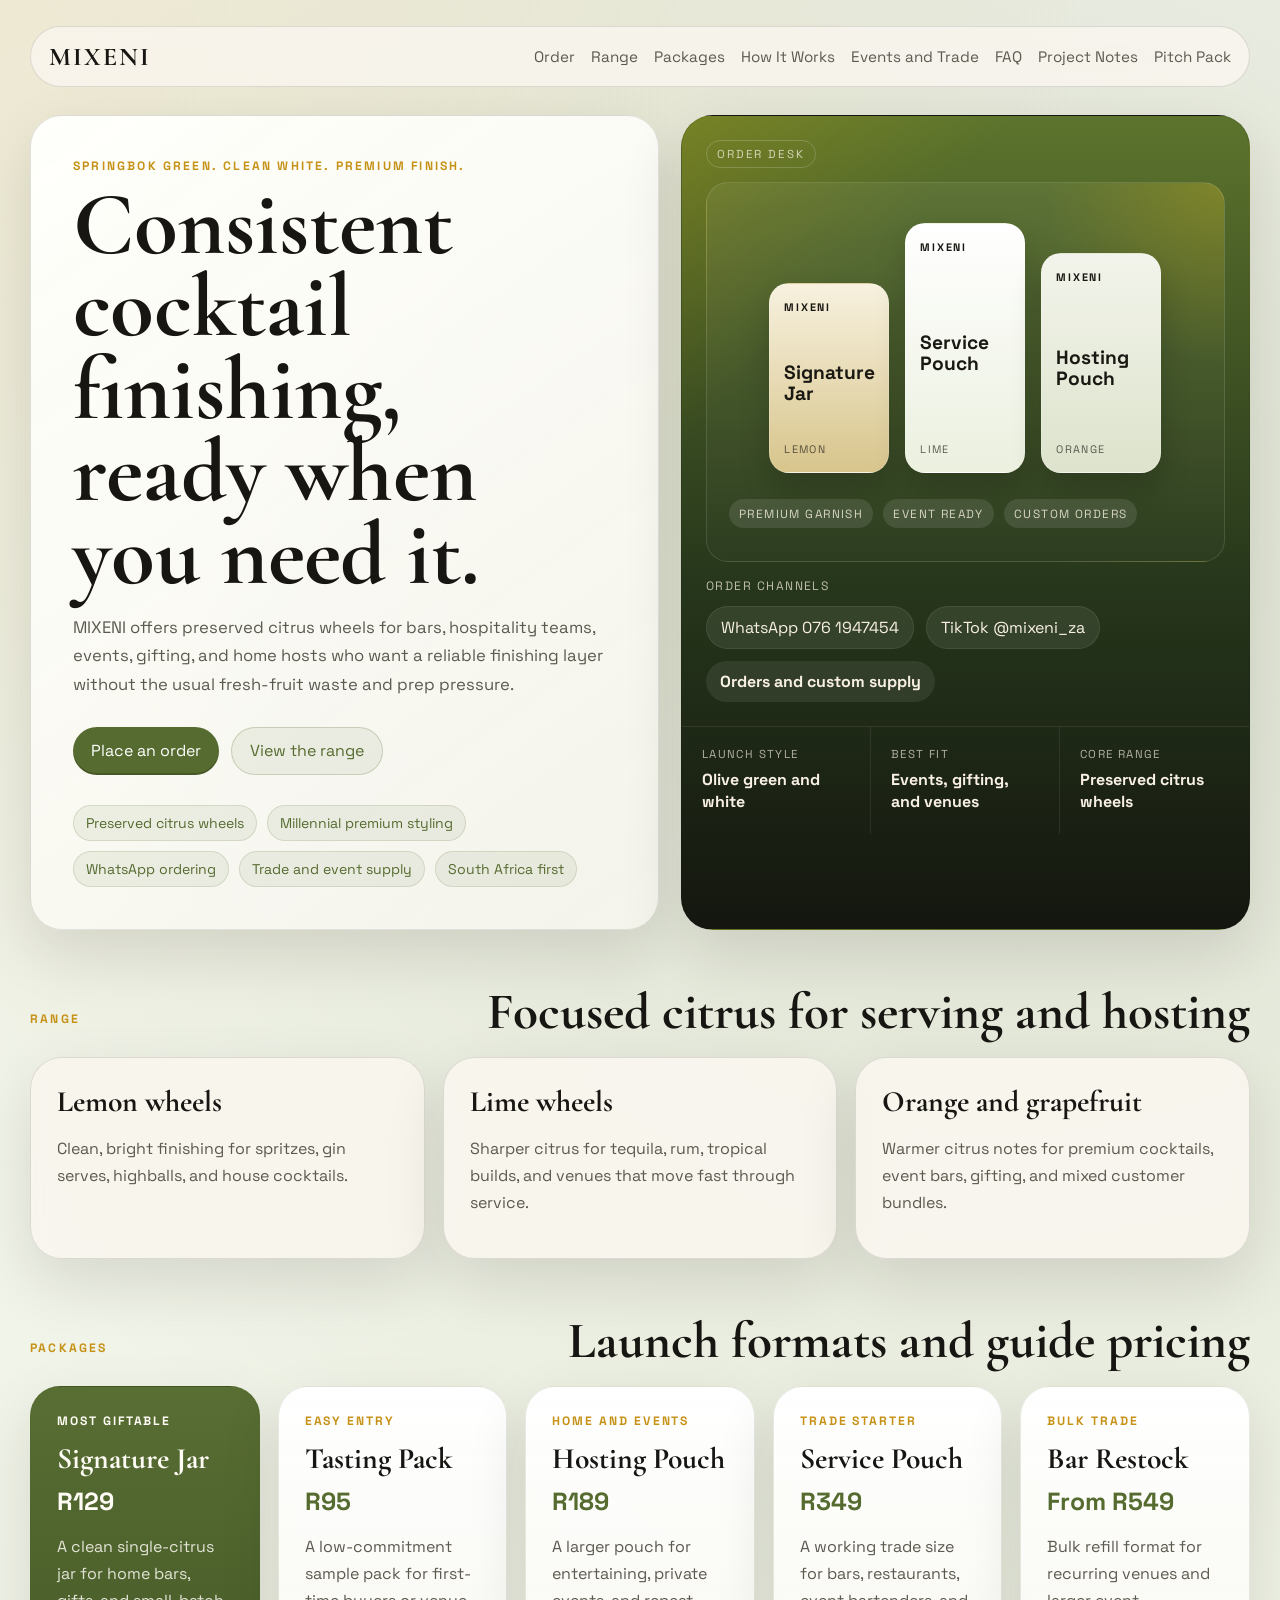
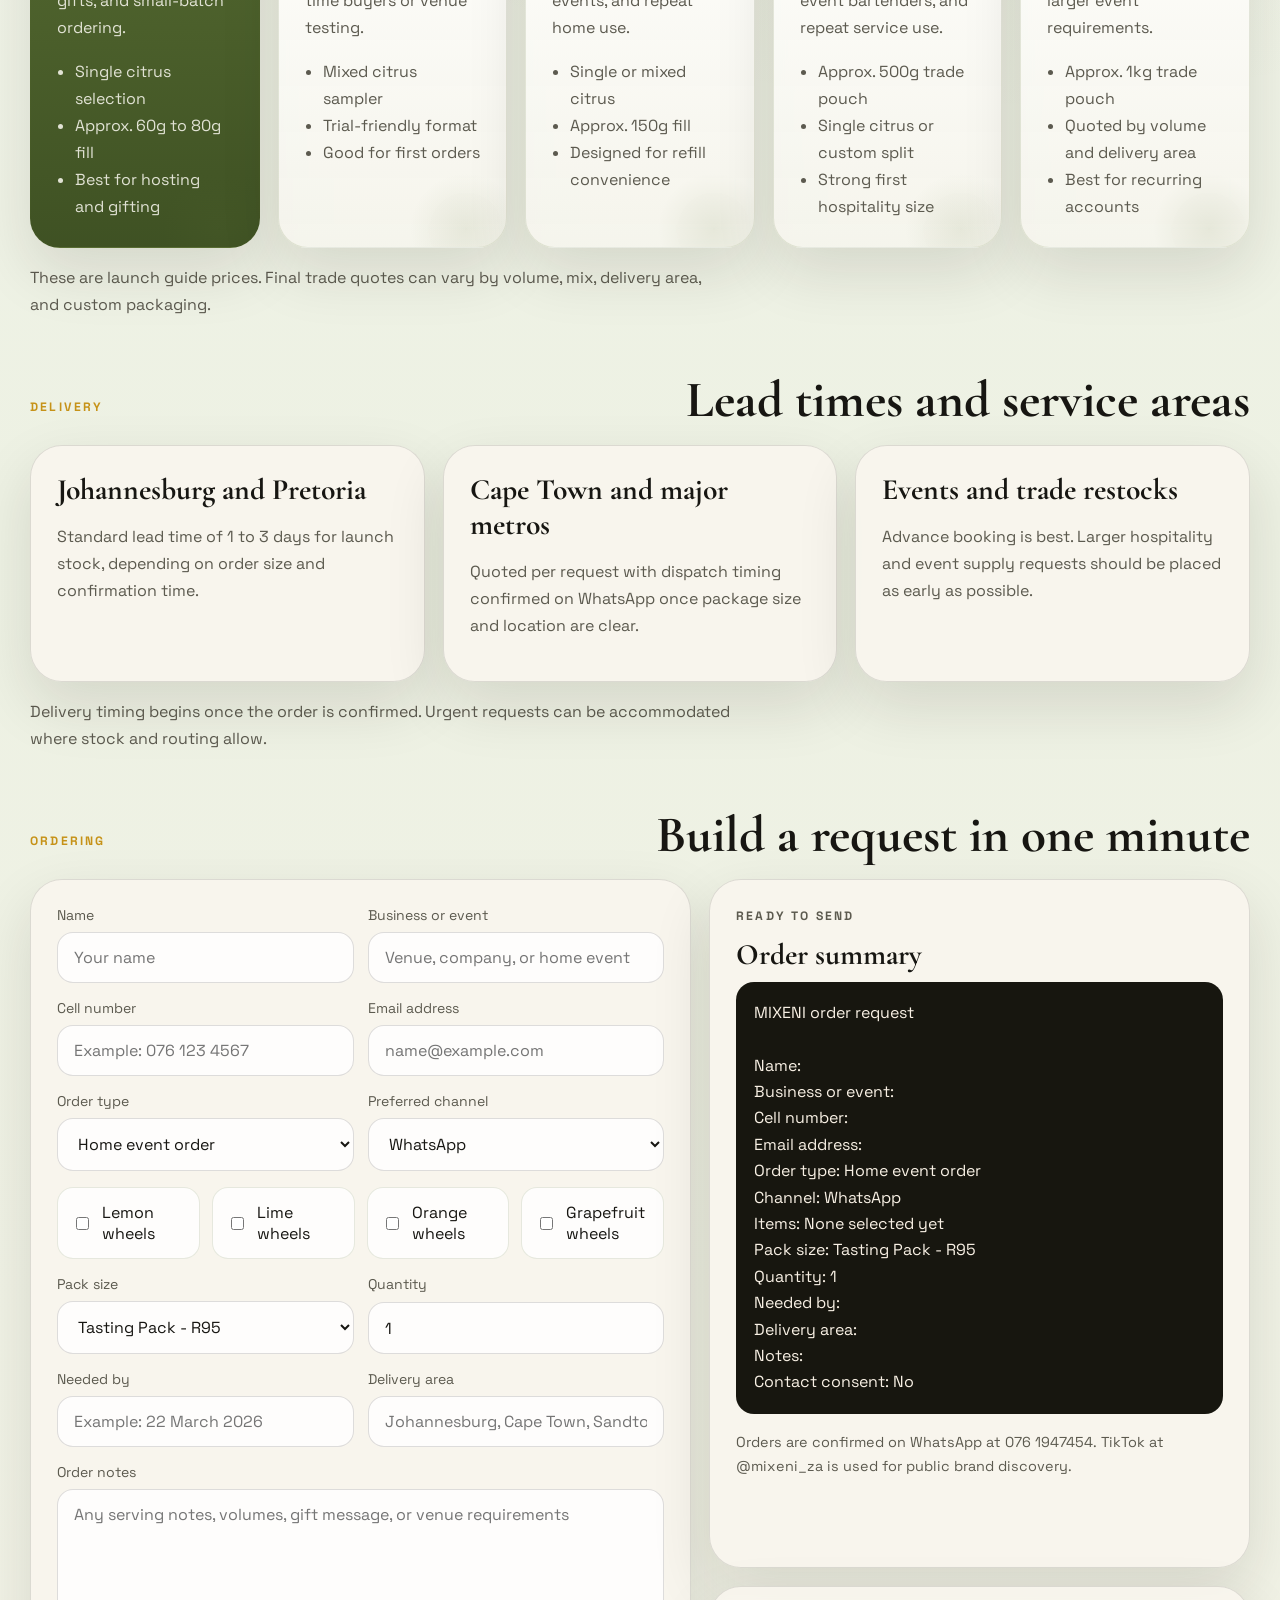
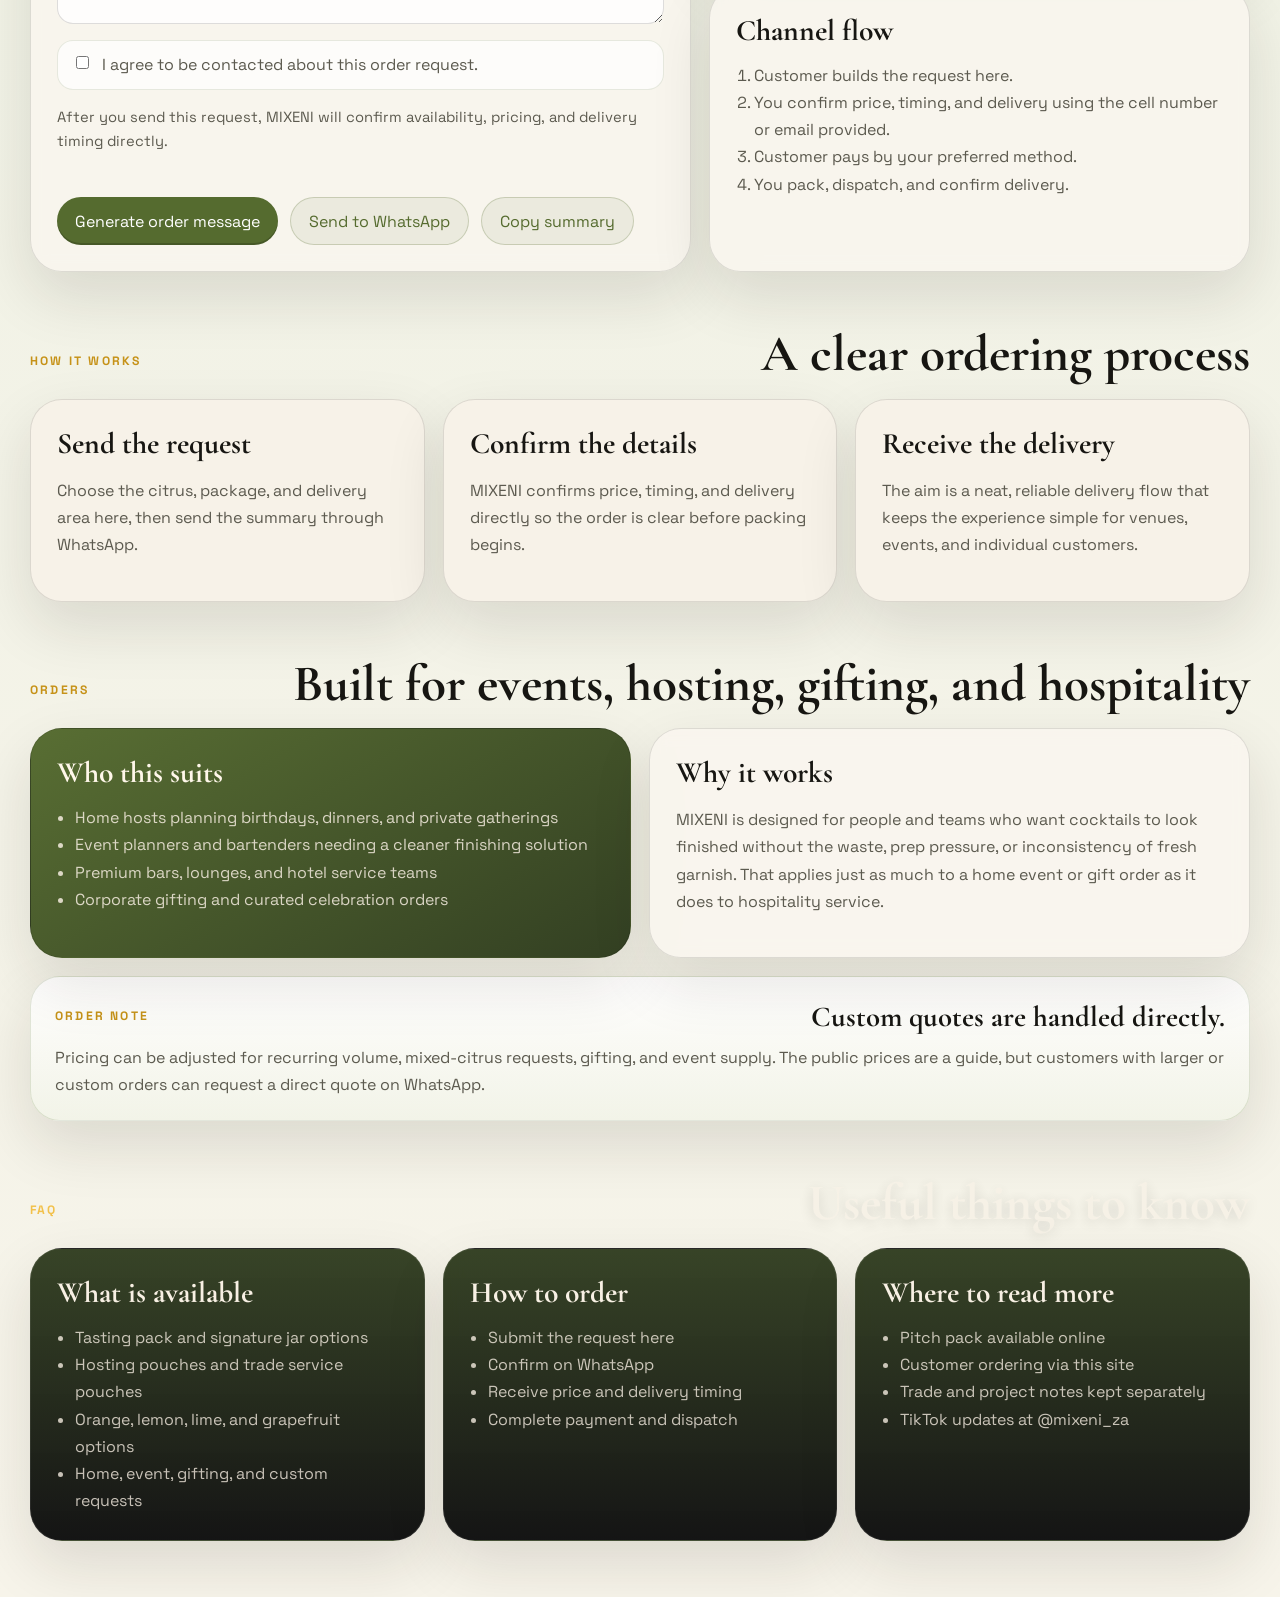
<file: index.html>
<!DOCTYPE html>
<html lang="en">
<head>
  <meta charset="UTF-8">
  <meta name="viewport" content="width=device-width, initial-scale=1.0">
  <title>MIXENI | Preserved Citrus for Cocktails</title>
  <meta
    name="description"
    content="MIXENI preserved citrus finishing for cocktails, bars, events, gifting, and home hosting. Customer-facing ordering and brand overview."
  >
  <link rel="preconnect" href="https://fonts.googleapis.com">
  <link rel="preconnect" href="https://fonts.gstatic.com" crossorigin>
  <link
    href="https://fonts.googleapis.com/css2?family=Cormorant+Garamond:wght@500;600;700&family=Space+Grotesk:wght@400;500;700&display=swap"
    rel="stylesheet"
  >
  <link rel="stylesheet" href="styles.css">
</head>
<body class="public-body">
  <div class="grain"></div>
  <div class="site-shell">
    <header class="public-hero" id="top">
      <nav class="topbar">
        <a class="brand" href="index.html">MIXENI</a>
        <button class="nav-toggle" type="button" aria-expanded="false" aria-controls="nav-links">
          Menu
        </button>
        <div class="nav-links" id="nav-links">
          <a href="#shop">Order</a>
          <a href="#range">Range</a>
          <a href="#packages">Packages</a>
          <a href="#how">How It Works</a>
          <a href="#trade">Events and Trade</a>
          <a href="#faq">FAQ</a>
          <a href="founder-hub.html">Project Notes</a>
          <a href="pitch-pack.html">Pitch Pack</a>
        </div>
      </nav>

      <div class="public-grid">
        <section class="public-copy">
          <p class="eyebrow">Springbok green. Clean white. Premium finish.</p>
          <h1>Consistent cocktail finishing, ready when you need it.</h1>
          <p class="hero-text">
            MIXENI offers preserved citrus wheels for bars, hospitality teams, events, gifting,
            and home hosts who want a reliable finishing layer without the usual fresh-fruit waste and prep pressure.
          </p>
          <div class="hero-actions">
            <a class="button button-primary" href="#shop">Place an order</a>
            <a class="button button-secondary" href="#range">View the range</a>
          </div>
          <div class="ticker">
            <span>Preserved citrus wheels</span>
            <span>Millennial premium styling</span>
            <span>WhatsApp ordering</span>
            <span>Trade and event supply</span>
            <span>South Africa first</span>
          </div>
        </section>

        <aside class="public-card">
          <div class="poster">
            <div class="poster-frame poster-display" aria-label="MIXENI product display illustration">
              <div class="display-shelf">
                <div class="product-tin">
                  <span class="product-mark">MIXENI</span>
                  <strong>Signature Jar</strong>
                  <small>Lemon</small>
                </div>
                <div class="product-pouch tall">
                  <span class="product-mark">MIXENI</span>
                  <strong>Service Pouch</strong>
                  <small>Lime</small>
                </div>
                <div class="product-pouch">
                  <span class="product-mark">MIXENI</span>
                  <strong>Hosting Pouch</strong>
                  <small>Orange</small>
                </div>
              </div>
              <div class="display-notes">
                <span>premium garnish</span>
                <span>event ready</span>
                <span>custom orders</span>
              </div>
            </div>
            <div class="poster-copy">
              <p>Order channels</p>
              <a class="channel-pill" href="https://wa.me/27761947454" target="_blank" rel="noreferrer">WhatsApp 076 1947454</a>
              <a class="channel-pill" href="https://www.tiktok.com/@mixeni_za" target="_blank" rel="noreferrer">TikTok @mixeni_za</a>
              <strong>Orders and custom supply</strong>
            </div>
          </div>
          <div class="status-strip">
            <article>
              <span>Launch style</span>
              <strong>Olive green and white</strong>
            </article>
            <article>
              <span>Best fit</span>
              <strong>Events, gifting, and venues</strong>
            </article>
            <article>
              <span>Core range</span>
              <strong>Preserved citrus wheels</strong>
            </article>
          </div>
        </aside>
      </div>
    </header>

    <main>
      <section class="section" id="range">
        <div class="section-heading">
          <p class="eyebrow">Range</p>
          <h2>Focused citrus for serving and hosting</h2>
        </div>
        <div class="cards three-up">
          <article class="card">
            <h3>Lemon wheels</h3>
            <p>Clean, bright finishing for spritzes, gin serves, highballs, and house cocktails.</p>
          </article>
          <article class="card">
            <h3>Lime wheels</h3>
            <p>Sharper citrus for tequila, rum, tropical builds, and venues that move fast through service.</p>
          </article>
          <article class="card">
            <h3>Orange and grapefruit</h3>
            <p>Warmer citrus notes for premium cocktails, event bars, gifting, and mixed customer bundles.</p>
          </article>
        </div>
      </section>

      <section class="section contrast" id="packages">
        <div class="section-heading">
          <p class="eyebrow">Packages</p>
          <h2>Launch formats and guide pricing</h2>
        </div>
        <div class="package-grid">
          <article class="package-card featured-package">
            <p class="package-tag">Most giftable</p>
            <h3>Signature Jar</h3>
            <p class="package-price">R129</p>
            <p class="package-copy">
              A clean single-citrus jar for home bars, gifts, and small-batch ordering.
            </p>
            <ul>
              <li>Single citrus selection</li>
              <li>Approx. 60g to 80g fill</li>
              <li>Best for hosting and gifting</li>
            </ul>
          </article>
          <article class="package-card">
            <p class="package-tag">Easy entry</p>
            <h3>Tasting Pack</h3>
            <p class="package-price">R95</p>
            <p class="package-copy">
              A low-commitment sample pack for first-time buyers or venue testing.
            </p>
            <ul>
              <li>Mixed citrus sampler</li>
              <li>Trial-friendly format</li>
              <li>Good for first orders</li>
            </ul>
          </article>
          <article class="package-card">
            <p class="package-tag">Home and events</p>
            <h3>Hosting Pouch</h3>
            <p class="package-price">R189</p>
            <p class="package-copy">
              A larger pouch for entertaining, private events, and repeat home use.
            </p>
            <ul>
              <li>Single or mixed citrus</li>
              <li>Approx. 150g fill</li>
              <li>Designed for refill convenience</li>
            </ul>
          </article>
          <article class="package-card">
            <p class="package-tag">Trade starter</p>
            <h3>Service Pouch</h3>
            <p class="package-price">R349</p>
            <p class="package-copy">
              A working trade size for bars, restaurants, event bartenders, and repeat service use.
            </p>
            <ul>
              <li>Approx. 500g trade pouch</li>
              <li>Single citrus or custom split</li>
              <li>Strong first hospitality size</li>
            </ul>
          </article>
          <article class="package-card">
            <p class="package-tag">Bulk trade</p>
            <h3>Bar Restock</h3>
            <p class="package-price">From R549</p>
            <p class="package-copy">
              Bulk refill format for recurring venues and larger event requirements.
            </p>
            <ul>
              <li>Approx. 1kg trade pouch</li>
              <li>Quoted by volume and delivery area</li>
              <li>Best for recurring accounts</li>
            </ul>
          </article>
        </div>
        <p class="pricing-note">
          These are launch guide prices. Final trade quotes can vary by volume, mix, delivery area, and custom packaging.
        </p>
      </section>

      <section class="section" id="delivery">
        <div class="section-heading">
          <p class="eyebrow">Delivery</p>
          <h2>Lead times and service areas</h2>
        </div>
        <div class="cards three-up">
          <article class="card">
            <h3>Johannesburg and Pretoria</h3>
            <p>Standard lead time of 1 to 3 days for launch stock, depending on order size and confirmation time.</p>
          </article>
          <article class="card">
            <h3>Cape Town and major metros</h3>
            <p>Quoted per request with dispatch timing confirmed on WhatsApp once package size and location are clear.</p>
          </article>
          <article class="card">
            <h3>Events and trade restocks</h3>
            <p>Advance booking is best. Larger hospitality and event supply requests should be placed as early as possible.</p>
          </article>
        </div>
        <p class="pricing-note">
          Delivery timing begins once the order is confirmed. Urgent requests can be accommodated where stock and routing allow.
        </p>
      </section>

      <section class="section" id="shop">
        <div class="section-heading">
          <p class="eyebrow">Ordering</p>
          <h2>Build a request in one minute</h2>
        </div>
        <div class="order-layout">
          <section class="order-panel">
            <form class="order-form" id="order-form">
              <div class="field-row">
                <label class="field">
                  <span>Name</span>
                  <input type="text" name="customerName" placeholder="Your name" required>
                </label>
                <label class="field">
                  <span>Business or event</span>
                  <input type="text" name="customerBusiness" placeholder="Venue, company, or home event">
                </label>
              </div>

              <div class="field-row">
                <label class="field">
                  <span>Cell number</span>
                  <input type="tel" name="customerPhone" placeholder="Example: 076 123 4567" required>
                </label>
                <label class="field">
                  <span>Email address</span>
                  <input type="email" name="customerEmail" placeholder="name@example.com" required>
                </label>
              </div>

              <div class="field-row">
                <label class="field">
                  <span>Order type</span>
                  <select name="orderType">
                    <option value="Home event order">Home event order</option>
                    <option value="Trade restock">Trade restock</option>
                    <option value="Trial order">Trial order</option>
                    <option value="Home bundle">Home bundle</option>
                    <option value="Corporate gifting">Corporate gifting</option>
                    <option value="Event supply">Event supply</option>
                  </select>
                </label>
                <label class="field">
                  <span>Preferred channel</span>
                  <select name="channel">
                    <option value="WhatsApp">WhatsApp</option>
                    <option value="Email">Email</option>
                    <option value="Direct call">Direct call</option>
                    <option value="Instagram DM">Instagram DM</option>
                  </select>
                </label>
              </div>

              <div class="sku-grid">
                <label class="sku-card">
                  <input type="checkbox" name="items" value="Lemon wheels">
                  <span>Lemon wheels</span>
                </label>
                <label class="sku-card">
                  <input type="checkbox" name="items" value="Lime wheels">
                  <span>Lime wheels</span>
                </label>
                <label class="sku-card">
                  <input type="checkbox" name="items" value="Orange wheels">
                  <span>Orange wheels</span>
                </label>
                <label class="sku-card">
                  <input type="checkbox" name="items" value="Grapefruit wheels">
                  <span>Grapefruit wheels</span>
                </label>
              </div>

              <div class="field-row">
                <label class="field">
                  <span>Pack size</span>
                  <select name="packSize" required>
                    <option value="Tasting Pack - R95">Tasting Pack - R95</option>
                    <option value="Signature Jar - R129">Signature Jar - R129</option>
                    <option value="Hosting Pouch - R189">Hosting Pouch - R189</option>
                    <option value="Service Pouch - R349">Service Pouch - R349</option>
                    <option value="Bar Restock - from R549">Bar Restock - from R549</option>
                  </select>
                </label>
                <label class="field">
                  <span>Quantity</span>
                  <input type="number" name="quantity" min="1" value="1" required>
                </label>
              </div>

              <div class="field-row">
                <label class="field">
                  <span>Needed by</span>
                  <input type="text" name="neededBy" placeholder="Example: 22 March 2026">
                </label>
                <label class="field">
                  <span>Delivery area</span>
                  <input type="text" name="deliveryArea" placeholder="Johannesburg, Cape Town, Sandton, etc." required>
                </label>
              </div>

              <label class="field">
                <span>Order notes</span>
                <textarea name="notes" rows="5" placeholder="Any serving notes, volumes, gift message, or venue requirements"></textarea>
              </label>

              <label class="checkbox-field">
                <input type="checkbox" name="contactConsent" required>
                <span>I agree to be contacted about this order request.</span>
              </label>

              <p class="form-note">After you send this request, MIXENI will confirm availability, pricing, and delivery timing directly.</p>

              <div class="hero-actions">
                <button class="button button-primary" type="submit">Generate order message</button>
                <button class="button button-secondary" id="send-whatsapp" type="button">Send to WhatsApp</button>
                <button class="button button-secondary" id="copy-order" type="button">Copy summary</button>
              </div>
            </form>
          </section>

          <aside class="summary-panel">
            <div class="summary-card">
              <p class="eyebrow">Ready to send</p>
              <h3>Order summary</h3>
              <pre id="order-summary">MIXENI order request

Name: 
Business or event: 
Cell number: 
Email address: 
Order type: Home event order
Channel: WhatsApp
Items: None selected yet
Pack size: Tasting Pack - R95
Quantity: 1
Needed by: 
Delivery area: 
Notes: 
Contact consent: Yes
</pre>
              <p class="micro-copy">
                Orders are confirmed on WhatsApp at 076 1947454. TikTok at @mixeni_za is used for public brand discovery.
              </p>
            </div>
            <div class="channel-card">
              <h3>Channel flow</h3>
              <ol>
                <li>Customer builds the request here.</li>
                <li>You confirm price, timing, and delivery using the cell number or email provided.</li>
                <li>Customer pays by your preferred method.</li>
                <li>You pack, dispatch, and confirm delivery.</li>
              </ol>
            </div>
          </aside>
        </div>
      </section>

      <section class="section contrast" id="how">
        <div class="section-heading">
          <p class="eyebrow">How it works</p>
          <h2>A clear ordering process</h2>
        </div>
        <div class="cards three-up">
          <article class="card">
            <h3>Send the request</h3>
            <p>
              Choose the citrus, package, and delivery area here, then send the summary through WhatsApp.
            </p>
          </article>
          <article class="card">
            <h3>Confirm the details</h3>
            <p>
              MIXENI confirms price, timing, and delivery directly so the order is clear before packing begins.
            </p>
          </article>
          <article class="card">
            <h3>Receive the delivery</h3>
            <p>
              The aim is a neat, reliable delivery flow that keeps the experience simple for venues, events, and individual customers.
            </p>
          </article>
        </div>
      </section>

      <section class="section" id="trade">
        <div class="section-heading">
          <p class="eyebrow">Orders</p>
          <h2>Built for events, hosting, gifting, and hospitality</h2>
        </div>
        <div class="cards two-up">
          <article class="card emphasis">
            <h3>Who this suits</h3>
            <ul>
              <li>Home hosts planning birthdays, dinners, and private gatherings</li>
              <li>Event planners and bartenders needing a cleaner finishing solution</li>
              <li>Premium bars, lounges, and hotel service teams</li>
              <li>Corporate gifting and curated celebration orders</li>
            </ul>
          </article>
          <article class="card">
            <h3>Why it works</h3>
            <p>
              MIXENI is designed for people and teams who want cocktails to look finished without the waste,
              prep pressure, or inconsistency of fresh garnish. That applies just as much to a home event or gift order
              as it does to hospitality service.
            </p>
          </article>
        </div>
        <div class="trade-note">
          <div class="trade-note-header">
            <p class="eyebrow">Order note</p>
            <h3>Custom quotes are handled directly.</h3>
          </div>
          <p>
            Pricing can be adjusted for recurring volume, mixed-citrus requests, gifting, and event supply.
            The public prices are a guide, but customers with larger or custom orders can request a direct quote on WhatsApp.
          </p>
        </div>
      </section>

      <section class="section charcoal" id="faq">
        <div class="section-heading">
          <p class="eyebrow">FAQ</p>
          <h2>Useful things to know</h2>
        </div>
        <div class="roadmap-grid">
          <article class="roadmap-card">
            <h3>What is available</h3>
            <ul>
              <li>Tasting pack and signature jar options</li>
              <li>Hosting pouches and trade service pouches</li>
              <li>Orange, lemon, lime, and grapefruit options</li>
              <li>Home, event, gifting, and custom requests</li>
            </ul>
          </article>
          <article class="roadmap-card">
            <h3>How to order</h3>
            <ul>
              <li>Submit the request here</li>
              <li>Confirm on WhatsApp</li>
              <li>Receive price and delivery timing</li>
              <li>Complete payment and dispatch</li>
            </ul>
          </article>
          <article class="roadmap-card">
            <h3>Where to read more</h3>
            <ul>
              <li>Pitch pack available online</li>
              <li>Customer ordering via this site</li>
              <li>Trade and project notes kept separately</li>
              <li>TikTok updates at @mixeni_za</li>
            </ul>
          </article>
        </div>
      </section>
    </main>
  </div>

  <script src="script.js"></script>
</body>
</html>
</file>
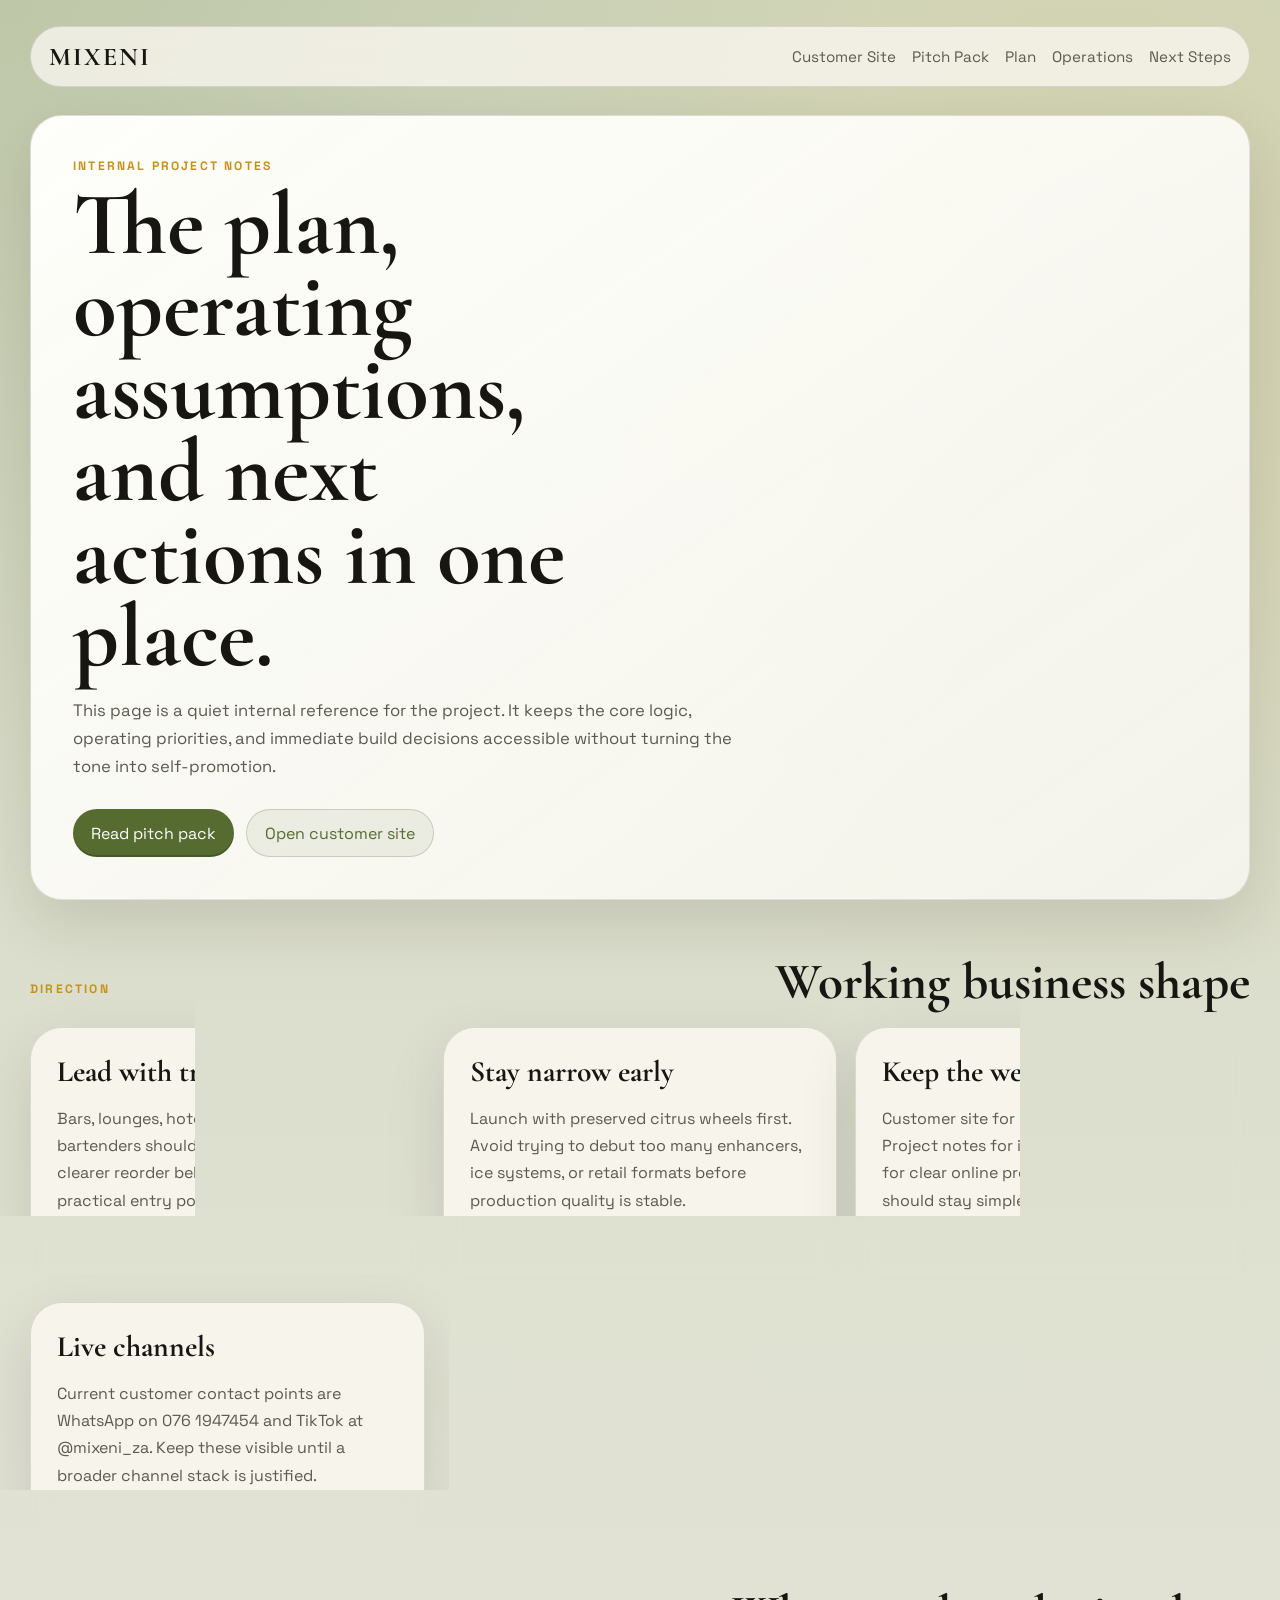
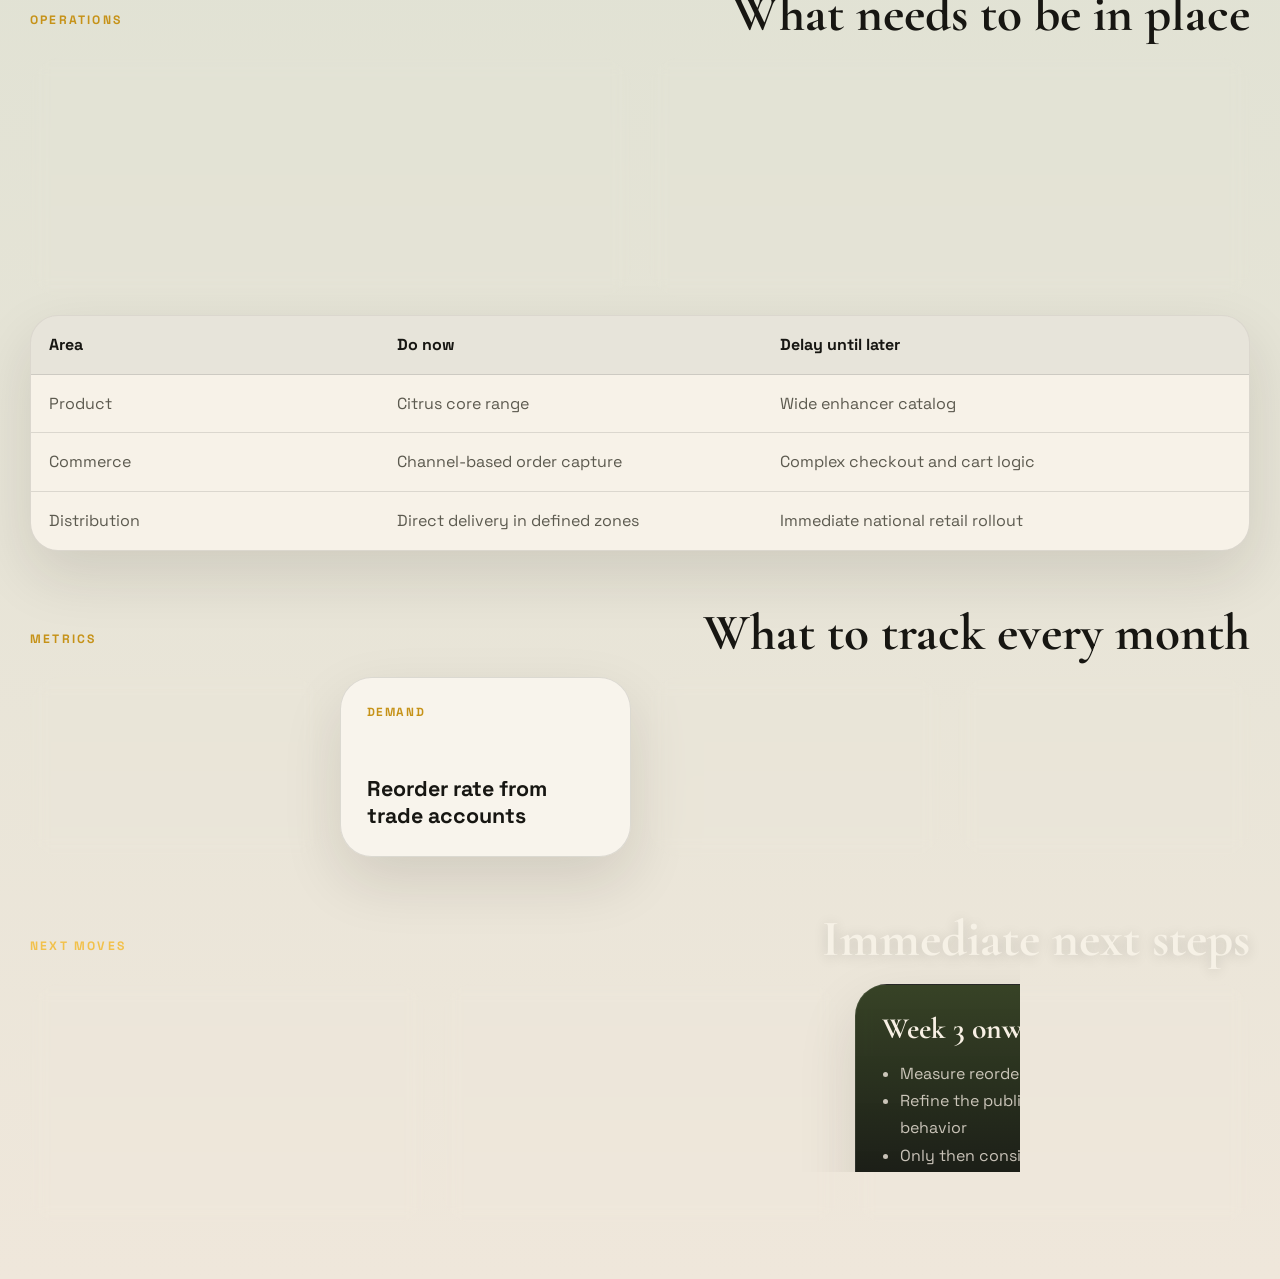
<file: founder-hub.html>
<!DOCTYPE html>
<html lang="en">
<head>
  <meta charset="UTF-8">
  <meta name="viewport" content="width=device-width, initial-scale=1.0">
  <title>MIXENI | Project Notes</title>
  <meta
    name="description"
    content="Project notes for MIXENI: business case, roadmap, machinery priorities, metrics, and build decisions."
  >
  <link rel="preconnect" href="https://fonts.googleapis.com">
  <link rel="preconnect" href="https://fonts.gstatic.com" crossorigin>
  <link
    href="https://fonts.googleapis.com/css2?family=Cormorant+Garamond:wght@500;600;700&family=Space+Grotesk:wght@400;500;700&display=swap"
    rel="stylesheet"
  >
  <link rel="stylesheet" href="styles.css">
</head>
<body class="hub-body">
  <div class="site-shell">
    <header class="hub-hero">
      <nav class="topbar">
        <a class="brand" href="index.html">MIXENI</a>
        <button class="nav-toggle" type="button" aria-expanded="false" aria-controls="nav-links">
          Menu
        </button>
        <div class="nav-links" id="nav-links">
          <a href="index.html">Customer Site</a>
          <a href="pitch-pack.html">Pitch Pack</a>
          <a href="#plan">Plan</a>
          <a href="#ops">Operations</a>
          <a href="#next">Next Steps</a>
        </div>
      </nav>

      <div class="hub-copy">
        <p class="eyebrow">Internal project notes</p>
        <h1>The plan, operating assumptions, and next actions in one place.</h1>
        <p class="hero-text">
          This page is a quiet internal reference for the project. It keeps the core logic,
          operating priorities, and immediate build decisions accessible without turning the tone into self-promotion.
        </p>
        <div class="hero-actions">
          <a class="button button-primary" href="pitch-pack.html">Read pitch pack</a>
          <a class="button button-secondary" href="index.html">Open customer site</a>
        </div>
      </div>
    </header>

    <main>
      <section class="section" id="plan">
        <div class="section-heading">
          <p class="eyebrow">Direction</p>
          <h2>Working business shape</h2>
        </div>
        <div class="cards three-up">
          <article class="card">
            <h3>Lead with trade</h3>
            <p>
              Bars, lounges, hotel bars, and event bartenders should come first. They offer clearer reorder
              behavior and a more practical entry point than broad consumer launch messaging.
            </p>
          </article>
          <article class="card">
            <h3>Stay narrow early</h3>
            <p>
              Launch with preserved citrus wheels first. Avoid trying to debut too many enhancers, ice systems,
              or retail formats before production quality is stable.
            </p>
          </article>
          <article class="card">
            <h3>Keep the website useful</h3>
            <p>
              Customer site for ordering and overview. Project notes for internal use. Pitch pack for clear online presentation.
              Each surface should stay simple and distinct.
            </p>
          </article>
          <article class="card">
            <h3>Live channels</h3>
            <p>
              Current customer contact points are WhatsApp on 076 1947454 and TikTok at @mixeni_za.
              Keep these visible until a broader channel stack is justified.
            </p>
          </article>
        </div>
      </section>

      <section class="section contrast" id="ops">
        <div class="section-heading">
          <p class="eyebrow">Operations</p>
          <h2>What needs to be in place</h2>
        </div>
        <div class="cards two-up">
          <article class="card emphasis">
            <h3>Machinery priorities</h3>
            <ul>
              <li>Dedicated dehydrator</li>
              <li>Mandoline or commercial slicer</li>
              <li>Heat sealer</li>
              <li>Digital scale</li>
              <li>Storage and moisture control</li>
            </ul>
          </article>
          <article class="card">
            <h3>Systems priorities</h3>
            <ul>
              <li>Batch log for each run</li>
              <li>Simple SKU and pack-size structure</li>
              <li>Lead-time and delivery promise</li>
              <li>Trade sampling workflow</li>
              <li>Basic label and traceability approach</li>
            </ul>
          </article>
        </div>

        <div class="equipment-table" role="table" aria-label="Project priorities table">
          <div class="table-row table-head" role="row">
            <span role="columnheader">Area</span>
            <span role="columnheader">Do now</span>
            <span role="columnheader">Delay until later</span>
          </div>
          <div class="table-row" role="row">
            <span role="cell">Product</span>
            <span role="cell">Citrus core range</span>
            <span role="cell">Wide enhancer catalog</span>
          </div>
          <div class="table-row" role="row">
            <span role="cell">Commerce</span>
            <span role="cell">Channel-based order capture</span>
            <span role="cell">Complex checkout and cart logic</span>
          </div>
          <div class="table-row" role="row">
            <span role="cell">Distribution</span>
            <span role="cell">Direct delivery in defined zones</span>
            <span role="cell">Immediate national retail rollout</span>
          </div>
        </div>
      </section>

      <section class="section" id="metrics">
        <div class="section-heading">
          <p class="eyebrow">Metrics</p>
          <h2>What to track every month</h2>
        </div>
        <div class="metrics-grid">
          <article class="metric-card">
            <span>Revenue</span>
            <strong>Average order value by customer type</strong>
          </article>
          <article class="metric-card">
            <span>Demand</span>
            <strong>Reorder rate from trade accounts</strong>
          </article>
          <article class="metric-card">
            <span>Operations</span>
            <strong>Yield per kg and consistency by batch</strong>
          </article>
          <article class="metric-card">
            <span>Service</span>
            <strong>Lead time, delivery completion, and complaints</strong>
          </article>
        </div>
      </section>

      <section class="section charcoal" id="next">
        <div class="section-heading">
          <p class="eyebrow">Next moves</p>
          <h2>Immediate next steps</h2>
        </div>
        <div class="roadmap-grid">
          <article class="roadmap-card">
            <h3>Week 1</h3>
            <ul>
              <li>Finalize launch SKUs and sample pack</li>
              <li>Set test runs for lemon, lime, orange, and grapefruit</li>
              <li>Draft a simple trade price list</li>
            </ul>
          </article>
          <article class="roadmap-card">
            <h3>Week 2</h3>
            <ul>
              <li>Photograph real product batches</li>
              <li>Prepare order fulfillment messages and invoice template</li>
              <li>Approach first shortlist of venues</li>
            </ul>
          </article>
          <article class="roadmap-card">
            <h3>Week 3 onward</h3>
            <ul>
              <li>Measure reorders instead of compliments</li>
              <li>Refine the public site from real customer behavior</li>
              <li>Only then consider checkout, subscriptions, and broader SKUs</li>
            </ul>
          </article>
        </div>
      </section>
    </main>
  </div>

  <script src="script.js"></script>
</body>
</html>
</file>
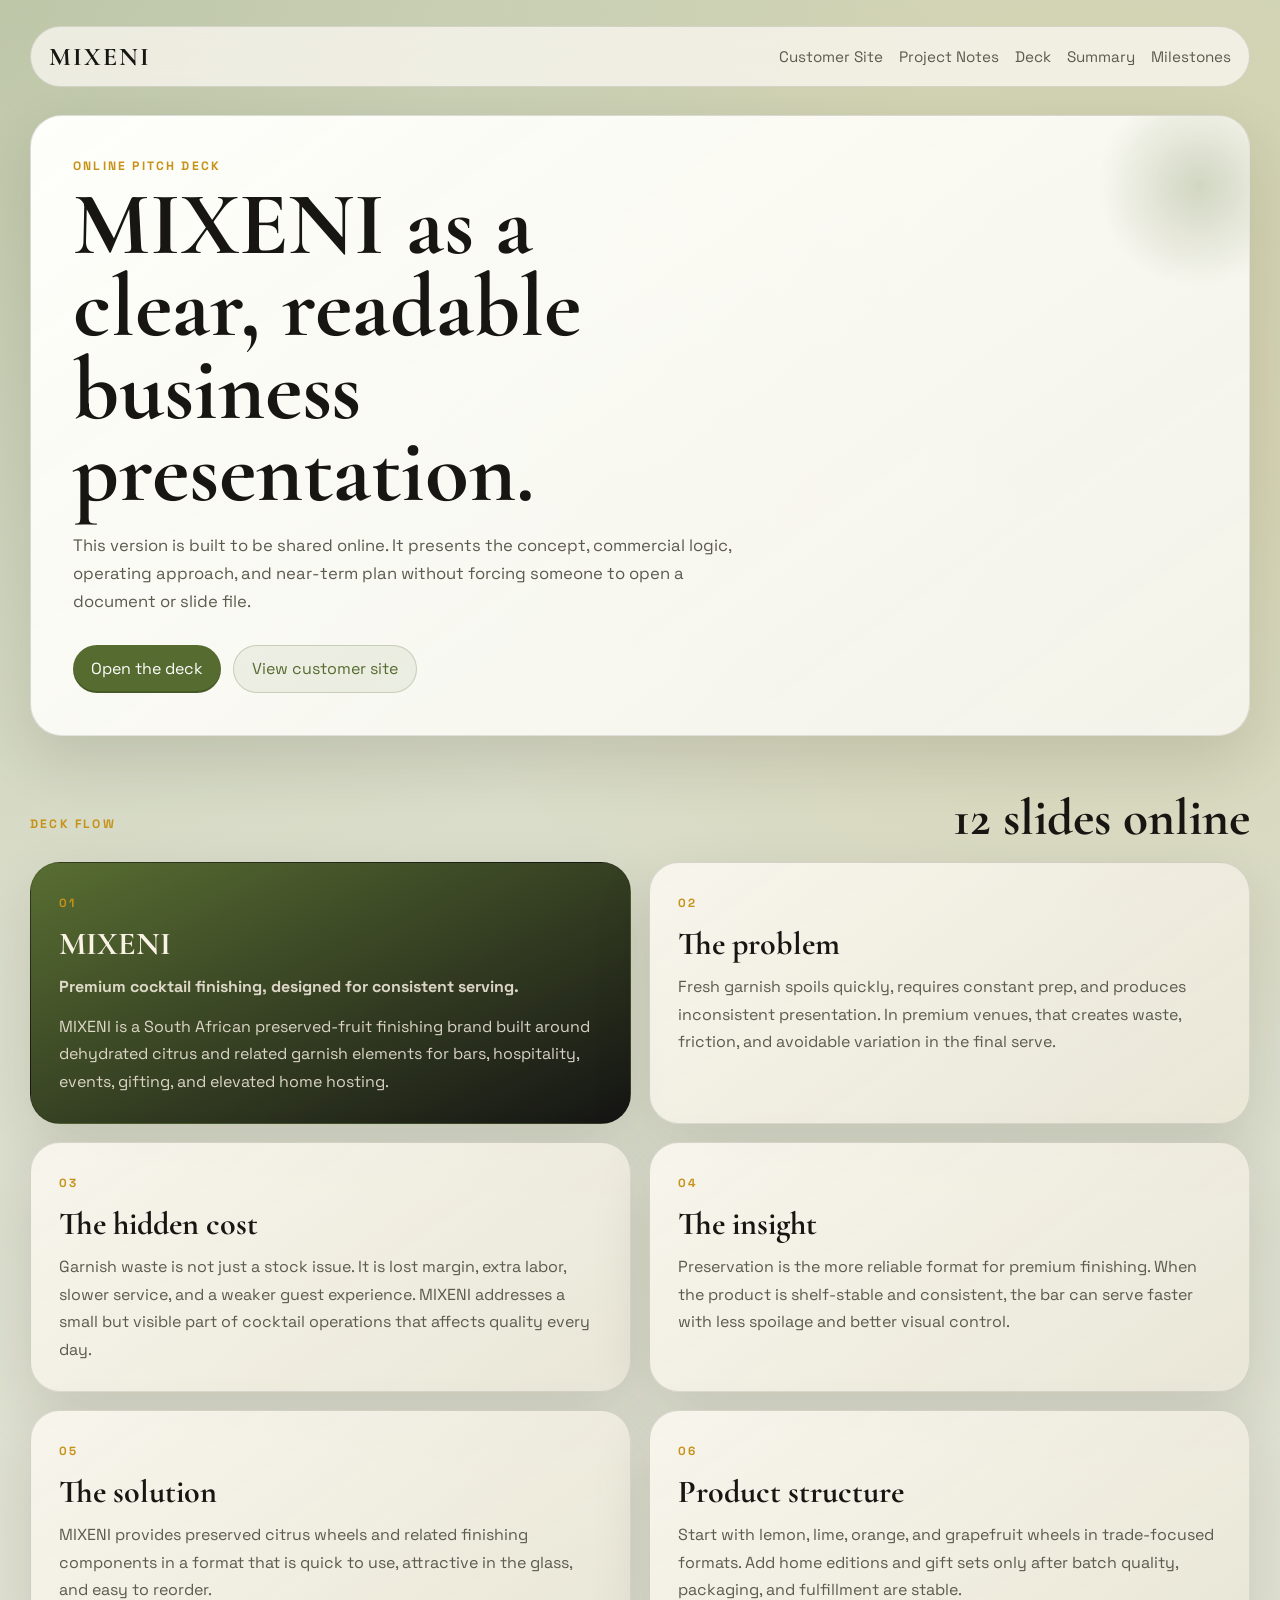
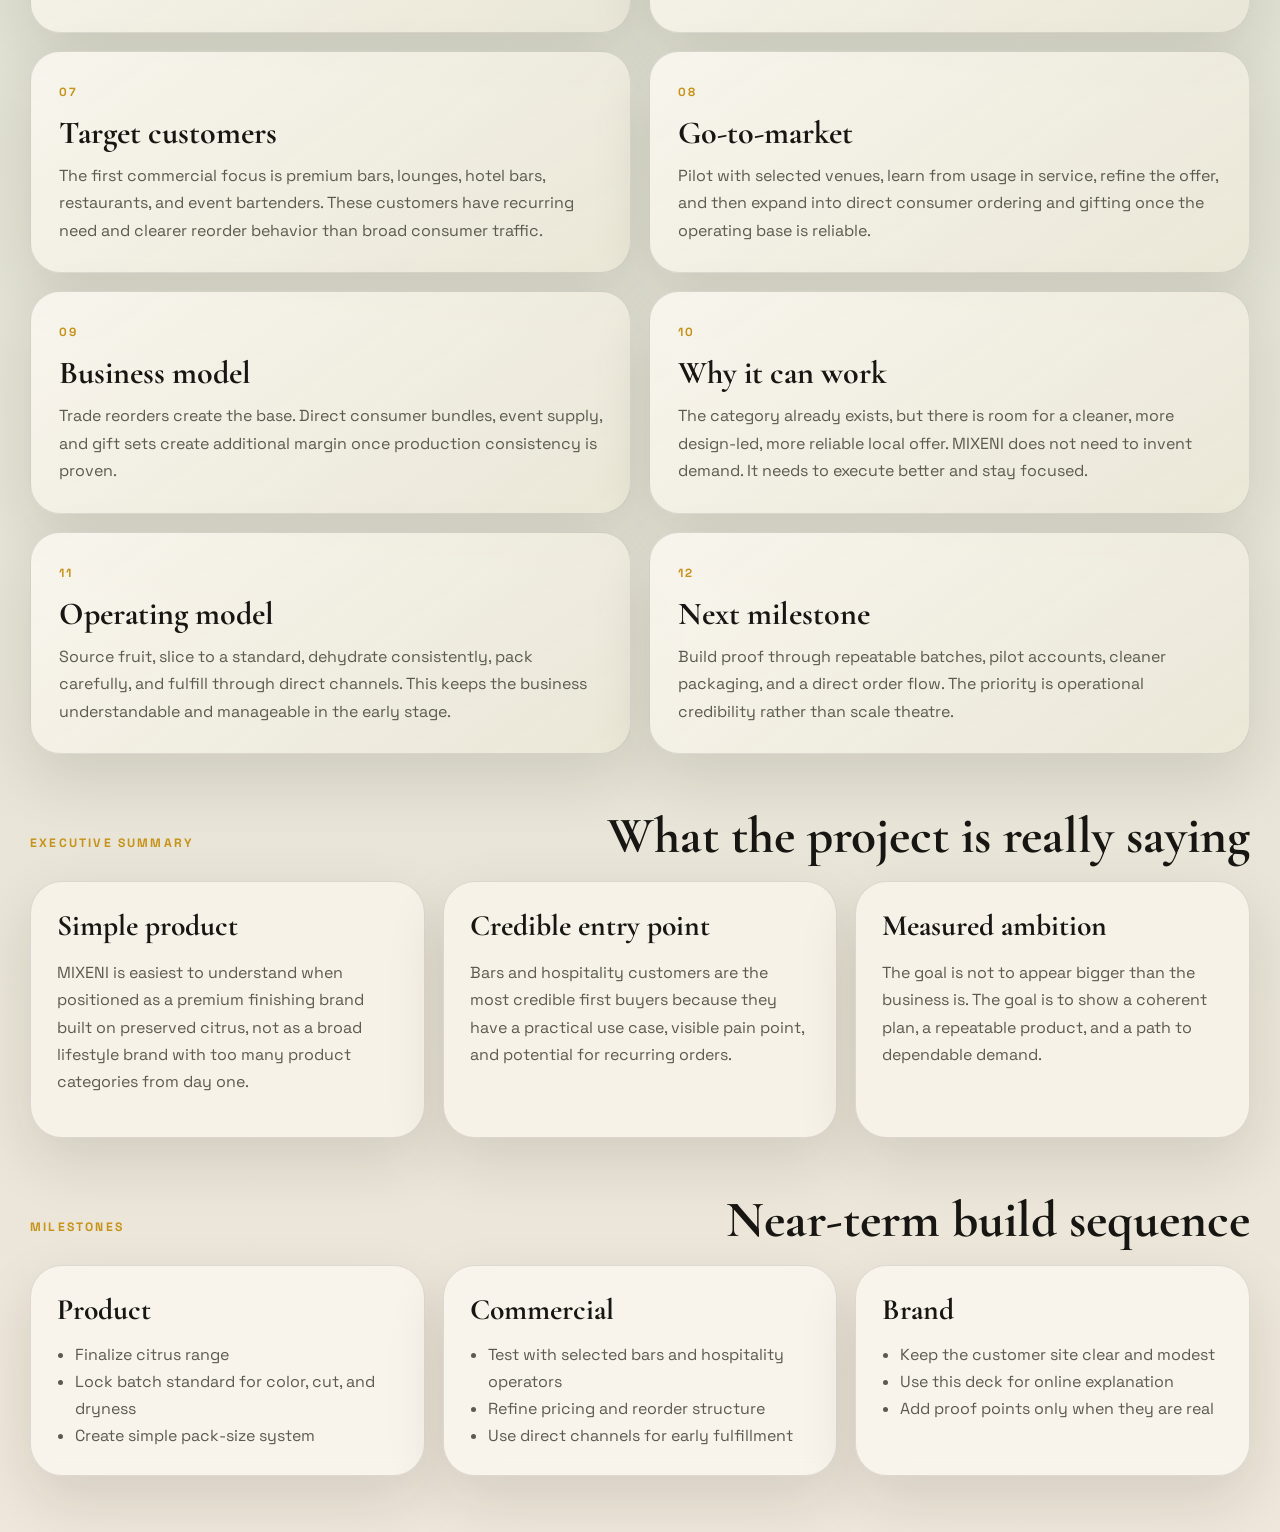
<file: pitch-pack.html>
<!DOCTYPE html>
<html lang="en">
<head>
  <meta charset="UTF-8">
  <meta name="viewport" content="width=device-width, initial-scale=1.0">
  <title>MIXENI | Pitch Deck Online</title>
  <meta
    name="description"
    content="Online pitch deck for MIXENI: opportunity, product, market, launch plan, operating model, and next milestones."
  >
  <link rel="preconnect" href="https://fonts.googleapis.com">
  <link rel="preconnect" href="https://fonts.gstatic.com" crossorigin>
  <link
    href="https://fonts.googleapis.com/css2?family=Cormorant+Garamond:wght@500;600;700&family=Space+Grotesk:wght@400;500;700&display=swap"
    rel="stylesheet"
  >
  <link rel="stylesheet" href="styles.css">
</head>
<body class="pitch-body">
  <div class="site-shell">
    <header class="hub-hero">
      <nav class="topbar">
        <a class="brand" href="index.html">MIXENI</a>
        <button class="nav-toggle" type="button" aria-expanded="false" aria-controls="nav-links">
          Menu
        </button>
        <div class="nav-links" id="nav-links">
          <a href="index.html">Customer Site</a>
          <a href="founder-hub.html">Project Notes</a>
          <a href="#deck">Deck</a>
          <a href="#summary">Summary</a>
          <a href="#milestones">Milestones</a>
        </div>
      </nav>

      <div class="hub-copy deck-hero">
        <p class="eyebrow">Online pitch deck</p>
        <h1>MIXENI as a clear, readable business presentation.</h1>
        <p class="hero-text">
          This version is built to be shared online. It presents the concept, commercial logic,
          operating approach, and near-term plan without forcing someone to open a document or slide file.
        </p>
        <div class="hero-actions">
          <a class="button button-primary" href="#deck">Open the deck</a>
          <a class="button button-secondary" href="index.html">View customer site</a>
        </div>
      </div>
    </header>

    <main>
      <section class="section" id="deck">
        <div class="section-heading">
          <p class="eyebrow">Deck flow</p>
          <h2>12 slides online</h2>
        </div>
        <div class="deck-grid">
          <article class="deck-slide feature-slide">
            <span>01</span>
            <h3>MIXENI</h3>
            <p class="slide-kicker">Premium cocktail finishing, designed for consistent serving.</p>
            <p>
              MIXENI is a South African preserved-fruit finishing brand built around dehydrated citrus and related
              garnish elements for bars, hospitality, events, gifting, and elevated home hosting.
            </p>
          </article>

          <article class="deck-slide">
            <span>02</span>
            <h3>The problem</h3>
            <p>
              Fresh garnish spoils quickly, requires constant prep, and produces inconsistent presentation.
              In premium venues, that creates waste, friction, and avoidable variation in the final serve.
            </p>
          </article>

          <article class="deck-slide">
            <span>03</span>
            <h3>The hidden cost</h3>
            <p>
              Garnish waste is not just a stock issue. It is lost margin, extra labor, slower service, and a weaker guest experience.
              MIXENI addresses a small but visible part of cocktail operations that affects quality every day.
            </p>
          </article>

          <article class="deck-slide">
            <span>04</span>
            <h3>The insight</h3>
            <p>
              Preservation is the more reliable format for premium finishing. When the product is shelf-stable and consistent,
              the bar can serve faster with less spoilage and better visual control.
            </p>
          </article>

          <article class="deck-slide">
            <span>05</span>
            <h3>The solution</h3>
            <p>
              MIXENI provides preserved citrus wheels and related finishing components in a format that is quick to use,
              attractive in the glass, and easy to reorder.
            </p>
          </article>

          <article class="deck-slide">
            <span>06</span>
            <h3>Product structure</h3>
            <p>
              Start with lemon, lime, orange, and grapefruit wheels in trade-focused formats.
              Add home editions and gift sets only after batch quality, packaging, and fulfillment are stable.
            </p>
          </article>

          <article class="deck-slide">
            <span>07</span>
            <h3>Target customers</h3>
            <p>
              The first commercial focus is premium bars, lounges, hotel bars, restaurants, and event bartenders.
              These customers have recurring need and clearer reorder behavior than broad consumer traffic.
            </p>
          </article>

          <article class="deck-slide">
            <span>08</span>
            <h3>Go-to-market</h3>
            <p>
              Pilot with selected venues, learn from usage in service, refine the offer, and then expand into direct consumer
              ordering and gifting once the operating base is reliable.
            </p>
          </article>

          <article class="deck-slide">
            <span>09</span>
            <h3>Business model</h3>
            <p>
              Trade reorders create the base. Direct consumer bundles, event supply, and gift sets create additional margin
              once production consistency is proven.
            </p>
          </article>

          <article class="deck-slide">
            <span>10</span>
            <h3>Why it can work</h3>
            <p>
              The category already exists, but there is room for a cleaner, more design-led, more reliable local offer.
              MIXENI does not need to invent demand. It needs to execute better and stay focused.
            </p>
          </article>

          <article class="deck-slide">
            <span>11</span>
            <h3>Operating model</h3>
            <p>
              Source fruit, slice to a standard, dehydrate consistently, pack carefully, and fulfill through direct channels.
              This keeps the business understandable and manageable in the early stage.
            </p>
          </article>

          <article class="deck-slide">
            <span>12</span>
            <h3>Next milestone</h3>
            <p>
              Build proof through repeatable batches, pilot accounts, cleaner packaging, and a direct order flow.
              The priority is operational credibility rather than scale theatre.
            </p>
          </article>
        </div>
      </section>

      <section class="section contrast" id="summary">
        <div class="section-heading">
          <p class="eyebrow">Executive summary</p>
          <h2>What the project is really saying</h2>
        </div>
        <div class="cards three-up">
          <article class="card">
            <h3>Simple product</h3>
            <p>
              MIXENI is easiest to understand when positioned as a premium finishing brand built on preserved citrus,
              not as a broad lifestyle brand with too many product categories from day one.
            </p>
          </article>
          <article class="card">
            <h3>Credible entry point</h3>
            <p>
              Bars and hospitality customers are the most credible first buyers because they have a practical use case,
              visible pain point, and potential for recurring orders.
            </p>
          </article>
          <article class="card">
            <h3>Measured ambition</h3>
            <p>
              The goal is not to appear bigger than the business is. The goal is to show a coherent plan,
              a repeatable product, and a path to dependable demand.
            </p>
          </article>
        </div>
      </section>

      <section class="section" id="milestones">
        <div class="section-heading">
          <p class="eyebrow">Milestones</p>
          <h2>Near-term build sequence</h2>
        </div>
        <div class="roadmap-grid">
          <article class="roadmap-card">
            <h3>Product</h3>
            <ul>
              <li>Finalize citrus range</li>
              <li>Lock batch standard for color, cut, and dryness</li>
              <li>Create simple pack-size system</li>
            </ul>
          </article>
          <article class="roadmap-card">
            <h3>Commercial</h3>
            <ul>
              <li>Test with selected bars and hospitality operators</li>
              <li>Refine pricing and reorder structure</li>
              <li>Use direct channels for early fulfillment</li>
            </ul>
          </article>
          <article class="roadmap-card">
            <h3>Brand</h3>
            <ul>
              <li>Keep the customer site clear and modest</li>
              <li>Use this deck for online explanation</li>
              <li>Add proof points only when they are real</li>
            </ul>
          </article>
        </div>
      </section>
    </main>
  </div>

  <script src="script.js"></script>
</body>
</html>
</file>
<file: styles.css>
:root {
  --bg: #dde0cf;
  --paper: rgba(249, 246, 238, 0.92);
  --paper-strong: #f7f2e8;
  --ink: #171612;
  --muted: #5c5a4f;
  --line: rgba(23, 22, 18, 0.12);
  --green: #556b2f;
  --green-soft: #7b8f4a;
  --gold: #c69218;
  --red: #9b2d30;
  --cream: #f5eddc;
  --black: #101010;
  --shadow: 0 24px 60px rgba(31, 24, 18, 0.12);
  --radius: 28px;
}

* {
  box-sizing: border-box;
}

html {
  scroll-behavior: smooth;
}

body {
  margin: 0;
  color: var(--ink);
  font-family: "Space Grotesk", "Segoe UI", sans-serif;
  background:
    radial-gradient(circle at top left, rgba(198, 146, 24, 0.18), transparent 25%),
    radial-gradient(circle at 80% 10%, rgba(85, 107, 47, 0.18), transparent 28%),
    linear-gradient(180deg, #d7ddc4 0%, var(--bg) 48%, #ece6d7 100%);
}

.public-body {
  background:
    radial-gradient(circle at top left, rgba(198, 146, 24, 0.12), transparent 22%),
    radial-gradient(circle at 78% 10%, rgba(85, 107, 47, 0.16), transparent 28%),
    linear-gradient(180deg, #f7f8f1 0%, #edf1e3 44%, #f7f4ea 100%);
}

.hub-body,
.pitch-body {
  background:
    radial-gradient(circle at top left, rgba(85, 107, 47, 0.16), transparent 28%),
    radial-gradient(circle at 85% 12%, rgba(198, 146, 24, 0.14), transparent 24%),
    linear-gradient(180deg, #d2d8bf 0%, #e1e2d4 54%, #efe7db 100%);
}

img {
  display: block;
  max-width: 100%;
}

a {
  color: inherit;
  text-decoration: none;
}

button,
input,
select,
textarea {
  font: inherit;
}

.grain {
  position: fixed;
  inset: 0;
  pointer-events: none;
  opacity: 0.18;
  background-image:
    linear-gradient(rgba(255, 255, 255, 0.06) 1px, transparent 1px),
    linear-gradient(90deg, rgba(22, 19, 16, 0.04) 1px, transparent 1px);
  background-size: 8px 8px, 8px 8px;
  mask-image: radial-gradient(circle at center, black 64%, transparent 100%);
}

.site-shell {
  position: relative;
  width: min(1220px, calc(100% - 32px));
  margin: 0 auto;
  padding-bottom: 56px;
}

.topbar {
  display: flex;
  align-items: center;
  justify-content: space-between;
  gap: 18px;
  padding: 14px 18px;
  margin: 16px 0 28px;
  border: 1px solid var(--line);
  border-radius: 999px;
  background: rgba(250, 247, 240, 0.78);
  backdrop-filter: blur(10px);
}

.brand,
h1,
h2,
h3 {
  font-family: "Cormorant Garamond", Georgia, serif;
}

.brand {
  font-size: 1.6rem;
  font-weight: 700;
  letter-spacing: 0.08em;
}

.nav-links {
  display: flex;
  align-items: center;
  gap: 16px;
  color: var(--muted);
  font-size: 0.95rem;
}

.nav-links a:hover,
.nav-links a:focus-visible {
  color: var(--ink);
}

.nav-toggle {
  display: none;
  border: 0;
  border-radius: 999px;
  padding: 10px 14px;
  background: var(--green);
  color: #fff;
}

.public-hero,
.hub-hero {
  padding-top: 10px;
}

.public-grid {
  display: grid;
  grid-template-columns: 1.05fr 0.95fr;
  gap: 22px;
  align-items: stretch;
}

.public-copy,
.public-card,
.hub-copy,
.card,
.roadmap-card,
.metric-card,
.summary-card,
.channel-card,
.order-panel {
  border: 1px solid var(--line);
  border-radius: calc(var(--radius) + 4px);
  box-shadow: var(--shadow);
}

.public-copy,
.hub-copy {
  padding: 42px;
  background: linear-gradient(145deg, rgba(255, 255, 252, 0.98), rgba(245, 244, 236, 0.94));
}

.eyebrow {
  margin: 0 0 10px;
  color: var(--gold);
  font-size: 0.76rem;
  text-transform: uppercase;
  letter-spacing: 0.18em;
  font-weight: 700;
}

h1 {
  margin: 0;
  max-width: 10ch;
  font-size: clamp(3.2rem, 7vw, 6rem);
  line-height: 0.92;
}

.hub-copy h1 {
  max-width: 12ch;
}

.hero-text {
  max-width: 60ch;
  margin: 18px 0 0;
  color: var(--muted);
  line-height: 1.7;
  font-size: 1.04rem;
}

.hero-actions {
  display: flex;
  flex-wrap: wrap;
  gap: 12px;
  margin-top: 28px;
}

.button {
  display: inline-flex;
  align-items: center;
  justify-content: center;
  min-height: 48px;
  padding: 0 18px;
  border: 0;
  border-radius: 999px;
  cursor: pointer;
  transition: transform 180ms ease, opacity 180ms ease;
}

.button:hover,
.button:focus-visible {
  transform: translateY(-1px);
}

.button-primary {
  background: var(--green);
  color: #fff;
  box-shadow: inset 0 -2px 0 rgba(0, 0, 0, 0.18);
}

.button-secondary {
  background: rgba(85, 107, 47, 0.08);
  color: var(--green);
  border: 1px solid rgba(85, 107, 47, 0.24);
}

.ticker {
  display: flex;
  flex-wrap: wrap;
  gap: 10px;
  margin-top: 30px;
}

.ticker span {
  padding: 8px 12px;
  border-radius: 999px;
  background: rgba(85, 107, 47, 0.08);
  border: 1px solid rgba(85, 107, 47, 0.16);
  color: var(--green);
  font-size: 0.88rem;
}

.public-card {
  overflow: hidden;
  background:
    linear-gradient(135deg, rgba(246, 196, 0, 0.18), transparent 24%),
    linear-gradient(180deg, #5c742d 0%, #26361b 58%, #14160f 100%);
  color: #f8f0e4;
}

.poster {
  padding: 24px;
}

.poster::before {
  content: "ORDER DESK";
  display: inline-block;
  margin-bottom: 14px;
  padding: 6px 10px;
  border: 1px solid rgba(255, 255, 255, 0.18);
  border-radius: 999px;
  color: rgba(248, 240, 228, 0.76);
  font-size: 0.72rem;
  letter-spacing: 0.18em;
}

.poster-frame {
  overflow: hidden;
  border-radius: 22px;
  border: 1px solid rgba(255, 255, 255, 0.12);
}

.poster-display {
  min-height: 380px;
  padding: 22px;
  background:
    radial-gradient(circle at top right, rgba(246, 196, 0, 0.22), transparent 28%),
    linear-gradient(180deg, rgba(255, 255, 255, 0.06), rgba(255, 255, 255, 0.02));
}

.display-shelf {
  display: flex;
  align-items: end;
  justify-content: center;
  gap: 16px;
  min-height: 280px;
  padding: 18px 10px 26px;
}

.product-tin,
.product-pouch {
  position: relative;
  display: flex;
  flex-direction: column;
  justify-content: space-between;
  width: 120px;
  padding: 16px 14px;
  border-radius: 20px;
  border: 1px solid rgba(255, 255, 255, 0.16);
  box-shadow: 0 16px 30px rgba(0, 0, 0, 0.18);
}

.product-tin {
  min-height: 190px;
  background: linear-gradient(180deg, #f7f1df 0%, #d8c58c 100%);
  color: #1a1812;
}

.product-pouch {
  min-height: 220px;
  background: linear-gradient(180deg, #f2f4eb 0%, #dde3cc 100%);
  color: #1a1812;
}

.product-pouch.tall {
  min-height: 250px;
  background: linear-gradient(180deg, #ffffff 0%, #ebf0df 100%);
}

.product-mark {
  display: inline-block;
  font-size: 0.68rem;
  font-weight: 700;
  letter-spacing: 0.16em;
  text-transform: uppercase;
}

.product-tin strong,
.product-pouch strong {
  margin-top: 18px;
  font-size: 1.2rem;
  line-height: 1.1;
}

.product-tin small,
.product-pouch small {
  margin-top: 8px;
  color: rgba(26, 24, 18, 0.68);
  text-transform: uppercase;
  letter-spacing: 0.12em;
  font-size: 0.68rem;
}

.display-notes {
  display: flex;
  flex-wrap: wrap;
  gap: 10px;
}

.display-notes span {
  padding: 7px 10px;
  border-radius: 999px;
  background: rgba(255, 255, 255, 0.1);
  color: rgba(248, 240, 228, 0.82);
  font-size: 0.74rem;
  text-transform: uppercase;
  letter-spacing: 0.12em;
}

.poster-copy {
  display: flex;
  flex-wrap: wrap;
  gap: 12px;
  align-items: center;
  margin-top: 16px;
}

.poster-copy p {
  width: 100%;
  margin: 0;
  color: rgba(248, 240, 228, 0.72);
  text-transform: uppercase;
  letter-spacing: 0.12em;
  font-size: 0.76rem;
}

.poster-copy strong {
  padding: 10px 14px;
  border-radius: 999px;
  background: rgba(255, 255, 255, 0.08);
}

.channel-pill {
  padding: 10px 14px;
  border-radius: 999px;
  background: rgba(255, 255, 255, 0.08);
  border: 1px solid rgba(255, 255, 255, 0.08);
}

.channel-pill:hover,
.channel-pill:focus-visible {
  background: rgba(255, 255, 255, 0.14);
}

.status-strip {
  display: grid;
  grid-template-columns: repeat(3, 1fr);
  border-top: 1px solid rgba(255, 255, 255, 0.08);
}

.status-strip article {
  padding: 20px;
  border-right: 1px solid rgba(255, 255, 255, 0.08);
}

.status-strip article:last-child {
  border-right: 0;
}

.status-strip span {
  display: block;
  margin-bottom: 8px;
  color: rgba(248, 240, 228, 0.68);
  text-transform: uppercase;
  letter-spacing: 0.12em;
  font-size: 0.72rem;
}

.status-strip strong {
  line-height: 1.4;
}

.section {
  padding-top: 58px;
}

.section-heading {
  display: flex;
  align-items: end;
  justify-content: space-between;
  gap: 16px;
  margin-bottom: 20px;
}

h2 {
  margin: 0;
  font-size: clamp(2.1rem, 4vw, 3.6rem);
  line-height: 0.95;
}

.cards,
.metrics-grid,
.roadmap-grid,
.slide-stack,
.deck-grid {
  display: grid;
  gap: 18px;
}

.three-up {
  grid-template-columns: repeat(3, minmax(0, 1fr));
}

.two-up {
  grid-template-columns: repeat(2, minmax(0, 1fr));
}

.card,
.roadmap-card,
.metric-card,
.summary-card,
.channel-card,
.order-panel,
.slide-card,
.package-card {
  padding: 26px;
  background: var(--paper);
  backdrop-filter: blur(8px);
}

.card h3,
.roadmap-card h3,
.summary-card h3,
.channel-card h3,
.slide-card h3,
.package-card h3 {
  margin: 0 0 10px;
  font-size: 1.85rem;
}

.card p,
.card li,
.roadmap-card li,
.roadmap-card p,
.summary-card p,
.channel-card li,
.slide-card p,
.micro-copy,
.package-card li,
.package-copy,
.pricing-note {
  color: var(--muted);
  line-height: 1.7;
}

.card ul,
.roadmap-card ul,
.channel-card ol,
.package-card ul {
  margin: 14px 0 0;
  padding-left: 18px;
}

.emphasis {
  background: linear-gradient(150deg, rgba(85, 107, 47, 0.98), rgba(47, 60, 30, 0.98));
  color: #fbf2e6;
}

.emphasis h3,
.emphasis strong {
  color: #fff7ea;
}

.emphasis p,
.emphasis li {
  color: rgba(251, 242, 230, 0.82);
}

.contrast .card,
.contrast .summary-card,
.contrast .channel-card {
  background: var(--paper-strong);
}

.contrast .card.emphasis {
  background: linear-gradient(150deg, rgba(85, 107, 47, 0.98), rgba(47, 60, 30, 0.98));
  color: #fbf2e6;
}

.contrast .card.emphasis h3,
.contrast .card.emphasis strong {
  color: #fff7ea;
}

.contrast .card.emphasis p,
.contrast .card.emphasis li {
  color: rgba(251, 242, 230, 0.84);
}

.order-layout {
  display: grid;
  grid-template-columns: 1.1fr 0.9fr;
  gap: 18px;
}

.package-grid {
  display: grid;
  grid-template-columns: repeat(5, minmax(0, 1fr));
  gap: 18px;
}

.package-card {
  position: relative;
  overflow: hidden;
  border: 1px solid rgba(85, 107, 47, 0.14);
  border-radius: calc(var(--radius) + 2px);
  background:
    linear-gradient(180deg, rgba(255, 255, 255, 0.98), rgba(245, 244, 236, 0.94));
  box-shadow: var(--shadow);
}

.package-card::after {
  content: "";
  position: absolute;
  inset: auto -20px -42px auto;
  width: 120px;
  height: 120px;
  border-radius: 50%;
  background: radial-gradient(circle, rgba(85, 107, 47, 0.1), transparent 66%);
}

.featured-package {
  background:
    linear-gradient(180deg, rgba(85, 107, 47, 0.98), rgba(59, 78, 31, 0.98));
  color: #fffdf6;
}

.featured-package .package-tag,
.featured-package .package-price,
.featured-package h3 {
  color: #fffdf6;
}

.featured-package .package-copy,
.featured-package li {
  color: rgba(255, 253, 246, 0.84);
}

.package-tag {
  margin: 0 0 12px;
  color: var(--gold);
  font-size: 0.76rem;
  font-weight: 700;
  letter-spacing: 0.16em;
  text-transform: uppercase;
}

.package-price {
  margin: 0 0 12px;
  color: var(--green);
  font-size: 1.55rem;
  font-weight: 700;
}

.pricing-note {
  margin: 16px 0 0;
  max-width: 70ch;
}

.trade-note {
  margin-top: 18px;
  padding: 22px 24px;
  border: 1px solid rgba(85, 107, 47, 0.16);
  border-radius: calc(var(--radius) + 2px);
  background: linear-gradient(180deg, rgba(255, 255, 255, 0.92), rgba(241, 243, 231, 0.92));
  box-shadow: var(--shadow);
}

.trade-note-header {
  display: flex;
  justify-content: space-between;
  gap: 16px;
  align-items: end;
  margin-bottom: 10px;
}

.trade-note h3 {
  margin: 0;
  font-size: 1.8rem;
}

.trade-note p:last-child {
  margin: 0;
  color: var(--muted);
  line-height: 1.7;
}

.order-form {
  display: grid;
  gap: 16px;
}

.field-row {
  display: grid;
  grid-template-columns: repeat(2, minmax(0, 1fr));
  gap: 14px;
}

.field {
  display: grid;
  gap: 8px;
}

.checkbox-field {
  display: flex;
  gap: 10px;
  align-items: start;
  padding: 12px 14px;
  border: 1px solid rgba(85, 107, 47, 0.14);
  border-radius: 16px;
  background: rgba(255, 255, 255, 0.72);
}

.checkbox-field input {
  margin-top: 3px;
}

.checkbox-field span {
  color: var(--muted);
  line-height: 1.5;
}

.field span {
  font-size: 0.88rem;
  color: var(--muted);
}

.field input,
.field select,
.field textarea {
  width: 100%;
  padding: 14px 16px;
  border: 1px solid rgba(22, 19, 16, 0.14);
  border-radius: 16px;
  background: rgba(255, 255, 255, 0.82);
  color: var(--ink);
}

.field textarea {
  resize: vertical;
}

.sku-grid {
  display: grid;
  grid-template-columns: repeat(4, minmax(0, 1fr));
  gap: 12px;
}

.sku-card {
  display: flex;
  gap: 10px;
  align-items: center;
  padding: 14px;
  border: 1px solid rgba(85, 107, 47, 0.14);
  border-radius: 16px;
  background: rgba(255, 255, 255, 0.76);
}

.summary-panel {
  display: grid;
  gap: 18px;
}

pre {
  margin: 0;
  padding: 18px;
  border-radius: 18px;
  background: #17160f;
  color: #f8f0e4;
  white-space: pre-wrap;
  word-break: break-word;
  font-family: "Space Grotesk", monospace;
  line-height: 1.65;
}

.charcoal {
  color: #f8f0e4;
}

.charcoal h2 {
  color: #f6f1e6;
  text-shadow: 0 2px 14px rgba(16, 16, 16, 0.16);
}

.charcoal .eyebrow {
  color: #f2c14b;
}

.charcoal .roadmap-card {
  background: linear-gradient(180deg, rgba(47, 60, 30, 0.96), rgba(16, 16, 16, 0.98));
  border-color: rgba(255, 255, 255, 0.08);
}

.charcoal .roadmap-card li,
.charcoal .roadmap-card p {
  color: rgba(248, 240, 228, 0.78);
}

.roadmap-grid {
  grid-template-columns: repeat(3, minmax(0, 1fr));
}

.metrics-grid {
  grid-template-columns: repeat(4, minmax(0, 1fr));
}

.metric-card {
  min-height: 180px;
  display: flex;
  flex-direction: column;
  justify-content: space-between;
}

.metric-card span,
.slide-card span {
  color: var(--gold);
  text-transform: uppercase;
  letter-spacing: 0.14em;
  font-size: 0.74rem;
  font-weight: 700;
}

.metric-card strong {
  font-size: 1.34rem;
  line-height: 1.3;
}

.equipment-table {
  margin-top: 18px;
  overflow: hidden;
  border: 1px solid var(--line);
  border-radius: var(--radius);
  background: var(--paper-strong);
  box-shadow: var(--shadow);
}

.table-row {
  display: grid;
  grid-template-columns: 1fr 1.1fr 1.4fr;
}

.table-row span {
  padding: 16px 18px;
  border-bottom: 1px solid var(--line);
  color: var(--muted);
  line-height: 1.6;
}

.table-head span {
  background: rgba(39, 67, 55, 0.08);
  color: var(--ink);
  font-weight: 700;
}

.table-row:last-child span {
  border-bottom: 0;
}

.slide-stack {
  grid-template-columns: repeat(2, minmax(0, 1fr));
}

.slide-card {
  border: 1px solid var(--line);
  border-radius: var(--radius);
  box-shadow: var(--shadow);
}

.deck-hero {
  position: relative;
  overflow: hidden;
}

.deck-hero::after {
  content: "";
  position: absolute;
  right: -60px;
  top: -40px;
  width: 220px;
  height: 220px;
  border-radius: 50%;
  background: radial-gradient(circle, rgba(85, 107, 47, 0.24), transparent 65%);
}

.deck-grid {
  grid-template-columns: repeat(2, minmax(0, 1fr));
}

.deck-slide {
  padding: 28px;
  border: 1px solid var(--line);
  border-radius: calc(var(--radius) + 2px);
  background: linear-gradient(145deg, rgba(249, 246, 238, 0.94), rgba(234, 231, 215, 0.9));
  box-shadow: var(--shadow);
}

.deck-slide span {
  display: inline-block;
  margin-bottom: 14px;
  color: var(--gold);
  text-transform: uppercase;
  letter-spacing: 0.16em;
  font-size: 0.74rem;
  font-weight: 700;
}

.deck-slide h3 {
  margin: 0 0 10px;
  font-size: 2rem;
}

.deck-slide p {
  margin: 0;
  color: var(--muted);
  line-height: 1.72;
}

.slide-kicker {
  margin-bottom: 12px !important;
  color: var(--green) !important;
  font-weight: 700;
}

.feature-slide {
  background: linear-gradient(155deg, rgba(85, 107, 47, 0.98), rgba(16, 16, 16, 0.98));
  color: #fbf2e6;
}

.feature-slide p,
.feature-slide .slide-kicker {
  color: rgba(251, 242, 230, 0.84) !important;
}

.micro-copy {
  margin-top: 16px;
  font-size: 0.9rem;
}

.form-note {
  margin: 0;
  color: var(--muted);
  font-size: 0.92rem;
  line-height: 1.6;
}

@media (max-width: 1024px) {
  .public-grid,
  .order-layout,
  .three-up,
  .two-up,
  .package-grid,
  .roadmap-grid,
  .metrics-grid,
  .slide-stack,
  .deck-grid,
  .field-row,
  .sku-grid {
    grid-template-columns: 1fr;
  }

  .section-heading {
    flex-direction: column;
    align-items: start;
  }

  h1 {
    max-width: none;
  }

  .status-strip {
    grid-template-columns: 1fr;
  }

  .trade-note-header {
    flex-direction: column;
    align-items: start;
  }

  .status-strip article {
    border-right: 0;
    border-bottom: 1px solid rgba(255, 255, 255, 0.08);
  }

  .status-strip article:last-child {
    border-bottom: 0;
  }
}

@media (max-width: 760px) {
  .site-shell {
    width: min(100% - 20px, 1220px);
  }

  .topbar {
    flex-wrap: wrap;
    align-items: start;
    border-radius: 30px;
  }

  .nav-toggle {
    display: inline-flex;
  }

  .nav-links {
    display: none;
    width: 100%;
    flex-direction: column;
    align-items: flex-start;
    padding-top: 8px;
  }

  .nav-links.is-open {
    display: flex;
  }

  .public-copy,
  .public-card,
  .hub-copy,
  .card,
  .roadmap-card,
  .metric-card,
  .summary-card,
  .channel-card,
  .order-panel,
  .slide-card {
    padding: 22px;
  }

  .poster-frame img {
    height: 300px;
  }

  .display-shelf {
    min-height: auto;
    flex-wrap: wrap;
  }

  .table-row {
    grid-template-columns: 1fr;
  }
}
</file>
